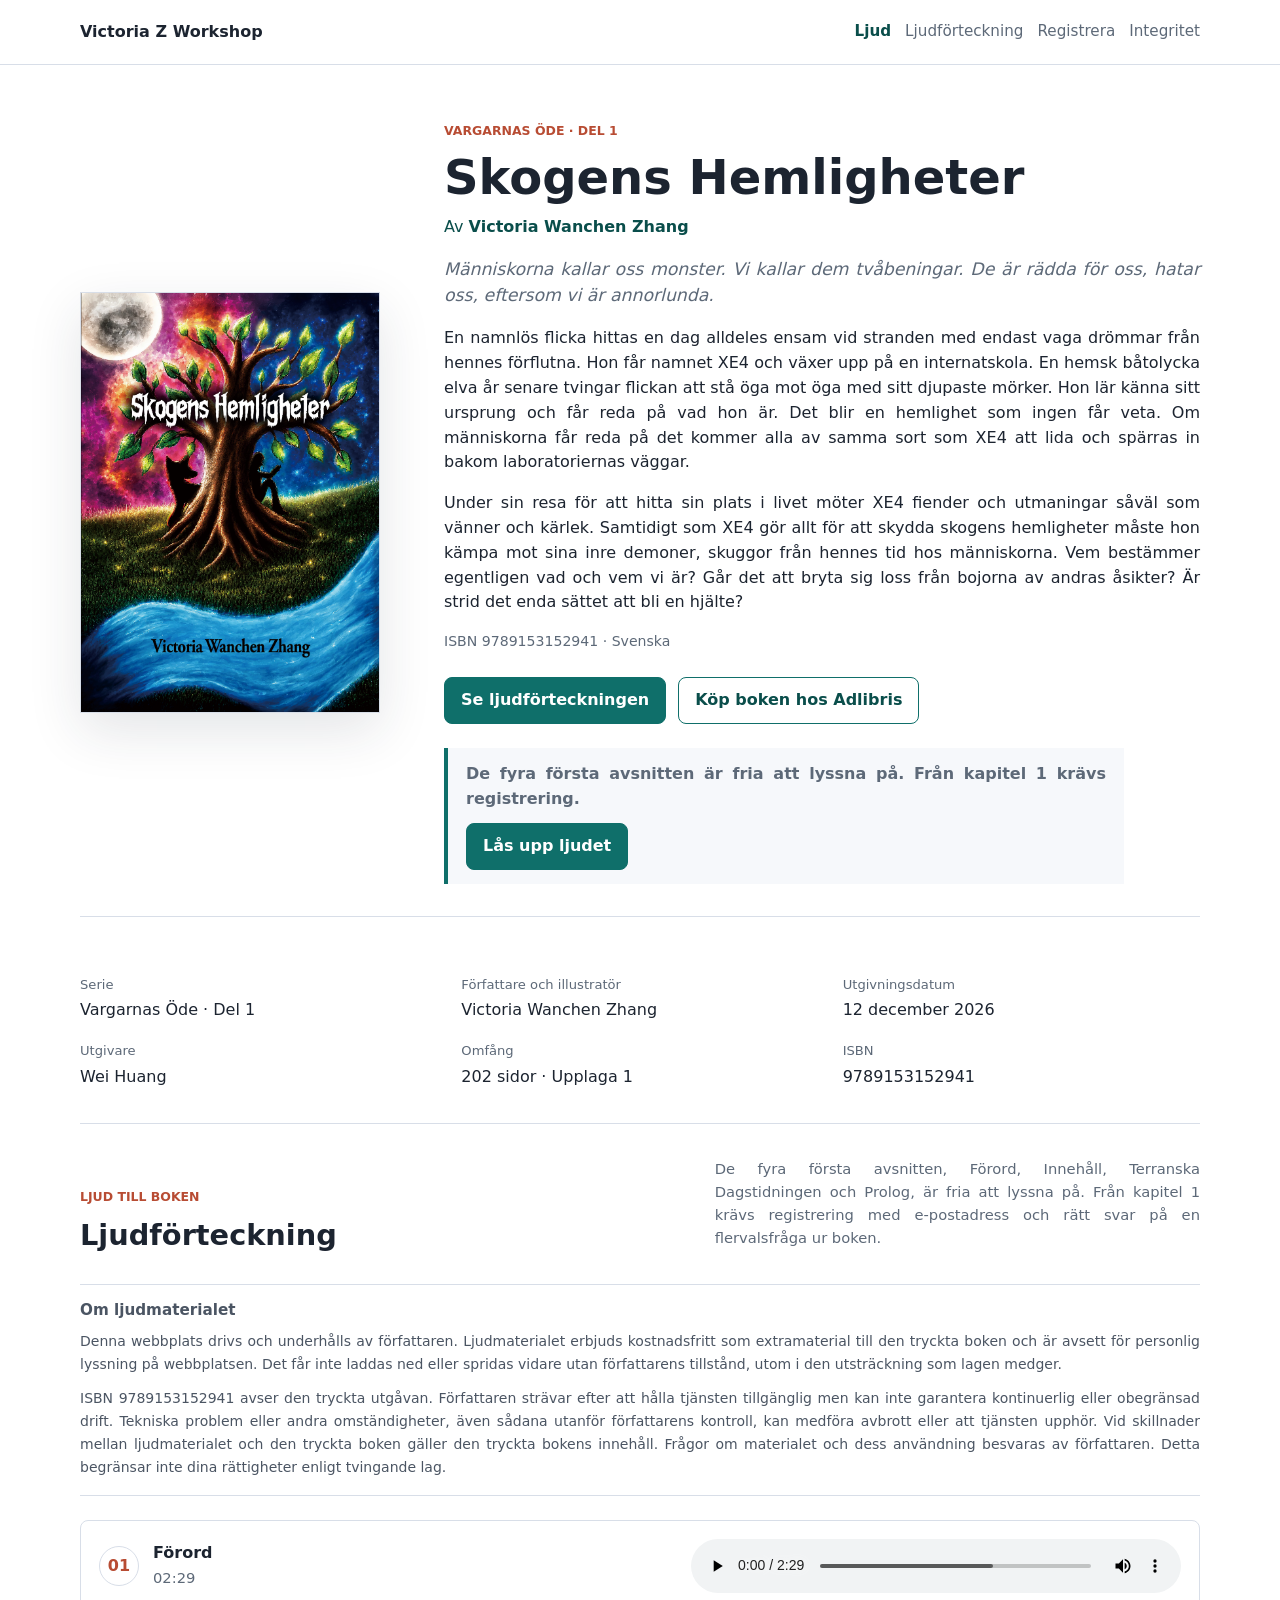
<file: index.html>
<!doctype html>
<html lang="sv">
  <head>
    <meta charset="utf-8">
    <meta name="viewport" content="width=device-width, initial-scale=1">
    <meta http-equiv="refresh" content="0; url=book-1/audio/">
    <title>Victoria Z Workshop</title>
    <link rel="canonical" href="book-1/audio/">
  </head>
  <body>
    <p><a href="book-1/audio/">Öppna ljudboksidan</a></p>
  </body>
</html>
</file>
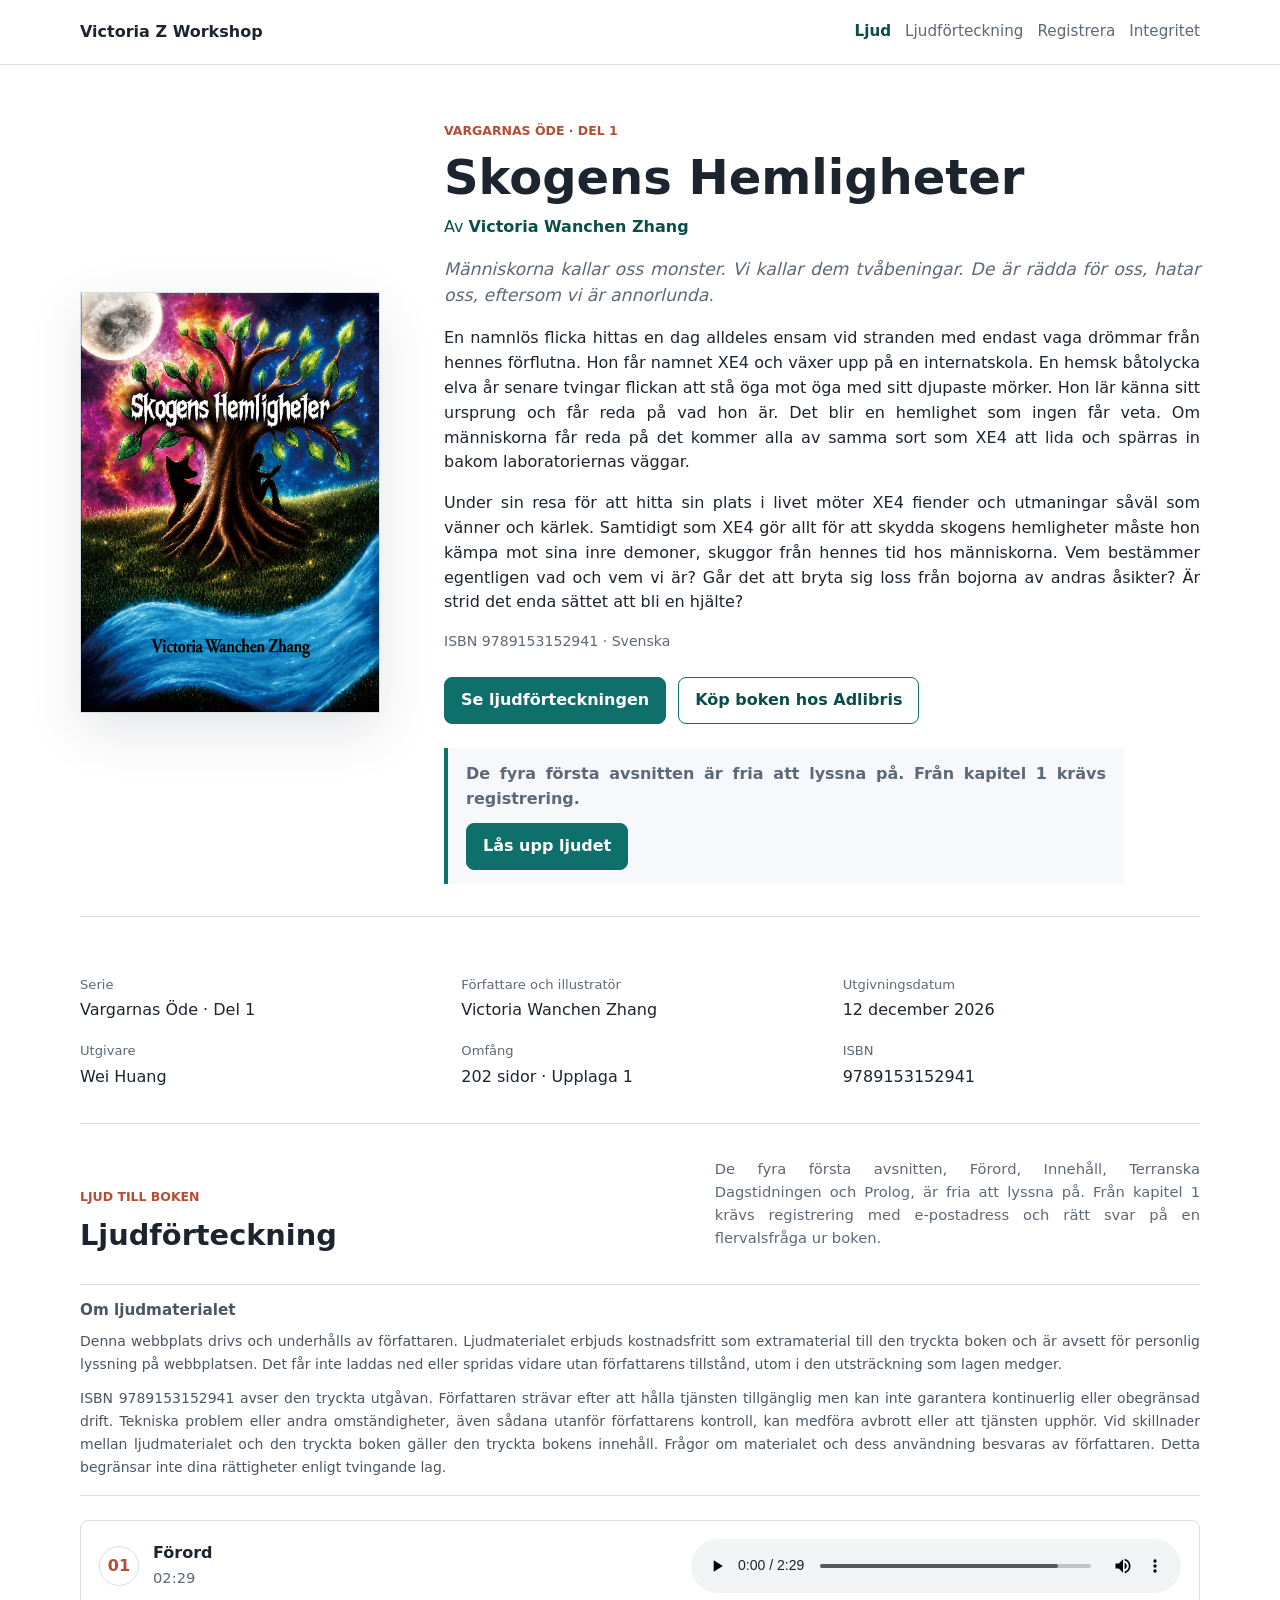
<file: audio/index.html>
<!doctype html>
<html lang="sv">
  <head>
    <meta charset="utf-8">
    <meta name="viewport" content="width=device-width, initial-scale=1">
    <meta http-equiv="refresh" content="0; url=../book-1/audio/">
    <title>Victoria Z Workshop | Första boken</title>
    <link rel="canonical" href="../book-1/audio/">
  </head>
  <body>
    <p><a href="../book-1/audio/">Öppna ljudboksidan</a></p>
  </body>
</html>
</file>
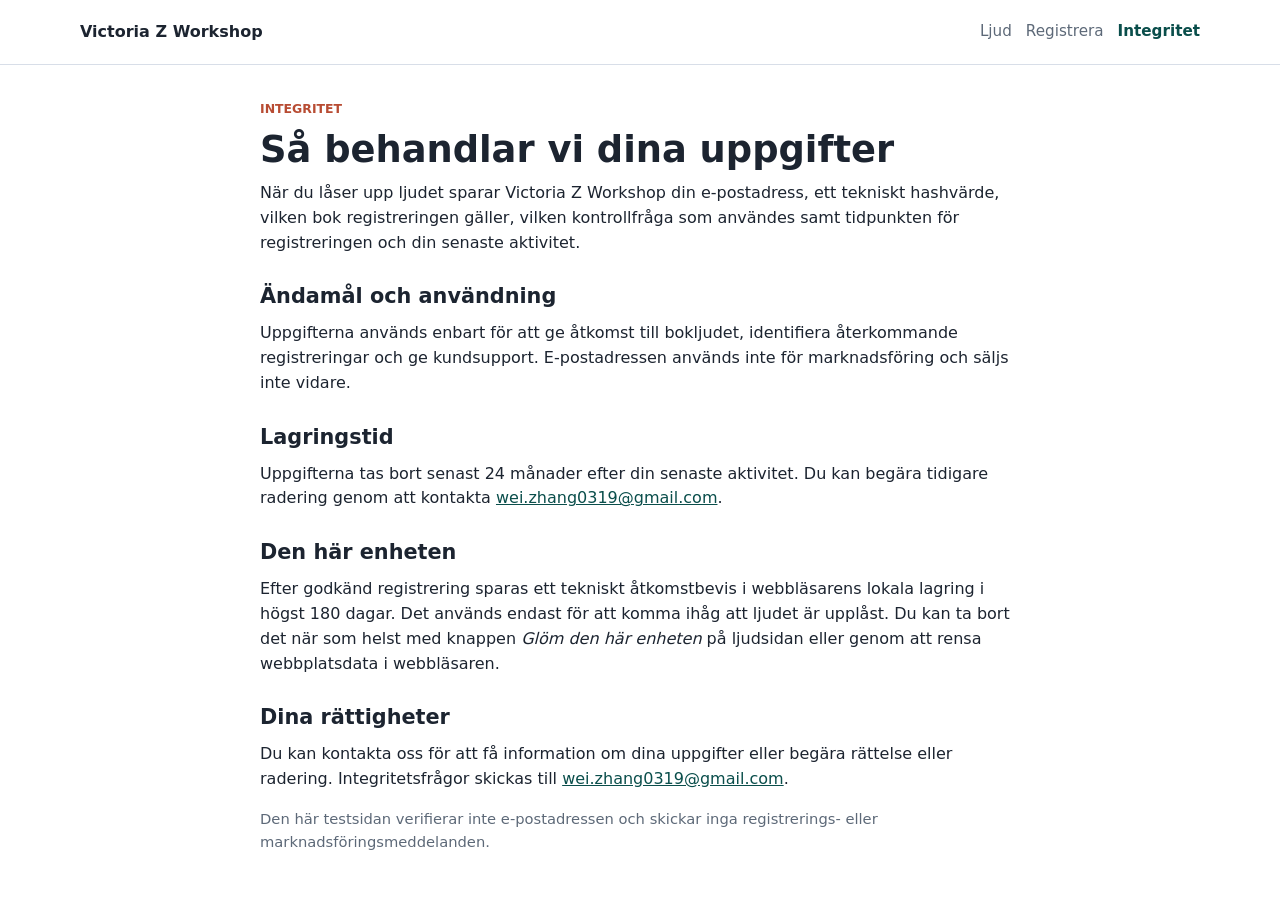
<file: privacy/index.html>
<!doctype html>
<html lang="sv">
  <head>
    <meta charset="utf-8">
    <meta name="viewport" content="width=device-width, initial-scale=1">
    <title>Integritet | Victoria Z Workshop</title>
    <meta name="description" content="Information om hur Victoria Z Workshop behandlar uppgifter för bokljudet.">
    <link rel="stylesheet" href="../assets/styles.css">
    <script src="../assets/site-config.js"></script>
    <script src="../assets/app.js" defer></script>
  </head>
  <body>
    <div class="site-shell">
      <header class="topbar">
        <div class="topbar__inner">
          <a class="brand" href="../book-1/audio/" data-site-name>Victoria Z Workshop</a>
          <nav class="nav" aria-label="Huvudnavigation">
            <a href="../book-1/audio/">Ljud</a>
            <a href="../book-1/register/">Registrera</a>
            <a href="./" aria-current="page">Integritet</a>
          </nav>
        </div>
      </header>

      <main class="narrow-main">
        <section class="section legal-copy">
          <p class="eyebrow">Integritet</p>
          <h1 class="page-title">Så behandlar vi dina uppgifter</h1>
          <p>När du låser upp ljudet sparar Victoria Z Workshop din e-postadress, ett tekniskt hashvärde, vilken bok registreringen gäller, vilken kontrollfråga som användes samt tidpunkten för registreringen och din senaste aktivitet.</p>
          <h2>Ändamål och användning</h2>
          <p>Uppgifterna används enbart för att ge åtkomst till bokljudet, identifiera återkommande registreringar och ge kundsupport. E-postadressen används inte för marknadsföring och säljs inte vidare.</p>
          <h2>Lagringstid</h2>
          <p>Uppgifterna tas bort senast 24 månader efter din senaste aktivitet. Du kan begära tidigare radering genom att kontakta <a href="#" data-privacy-link data-privacy-email>wei.zhang0319@gmail.com</a>.</p>
          <h2>Den här enheten</h2>
          <p>Efter godkänd registrering sparas ett tekniskt åtkomstbevis i webbläsarens lokala lagring i högst 180 dagar. Det används endast för att komma ihåg att ljudet är upplåst. Du kan ta bort det när som helst med knappen <em>Glöm den här enheten</em> på ljudsidan eller genom att rensa webbplatsdata i webbläsaren.</p>
          <h2>Dina rättigheter</h2>
          <p>Du kan kontakta oss för att få information om dina uppgifter eller begära rättelse eller radering. Integritetsfrågor skickas till <a href="#" data-privacy-link data-privacy-email>wei.zhang0319@gmail.com</a>.</p>
          <p class="fineprint">Den här testsidan verifierar inte e-postadressen och skickar inga registrerings- eller marknadsföringsmeddelanden.</p>
        </section>
      </main>
    </div>
  </body>
</html>
</file>
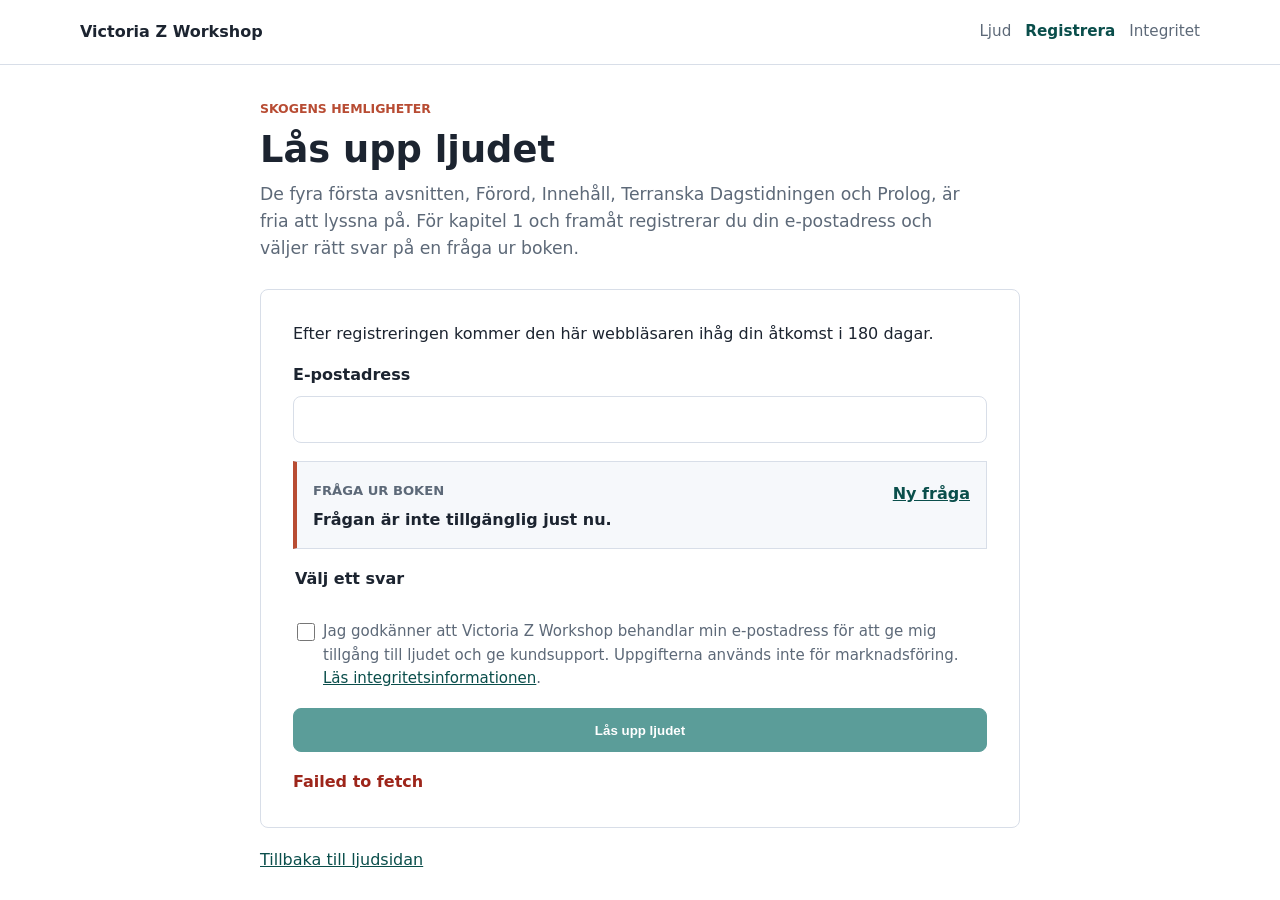
<file: register/index.html>
<!doctype html>
<html lang="sv">
  <head>
    <meta charset="utf-8">
    <meta name="viewport" content="width=device-width, initial-scale=1">
    <meta http-equiv="refresh" content="0; url=../book-1/register/">
    <title>Registrera | Victoria Z Workshop</title>
    <link rel="canonical" href="../book-1/register/">
  </head>
  <body>
    <p><a href="../book-1/register/">Öppna registreringen</a></p>
  </body>
</html>
</file>
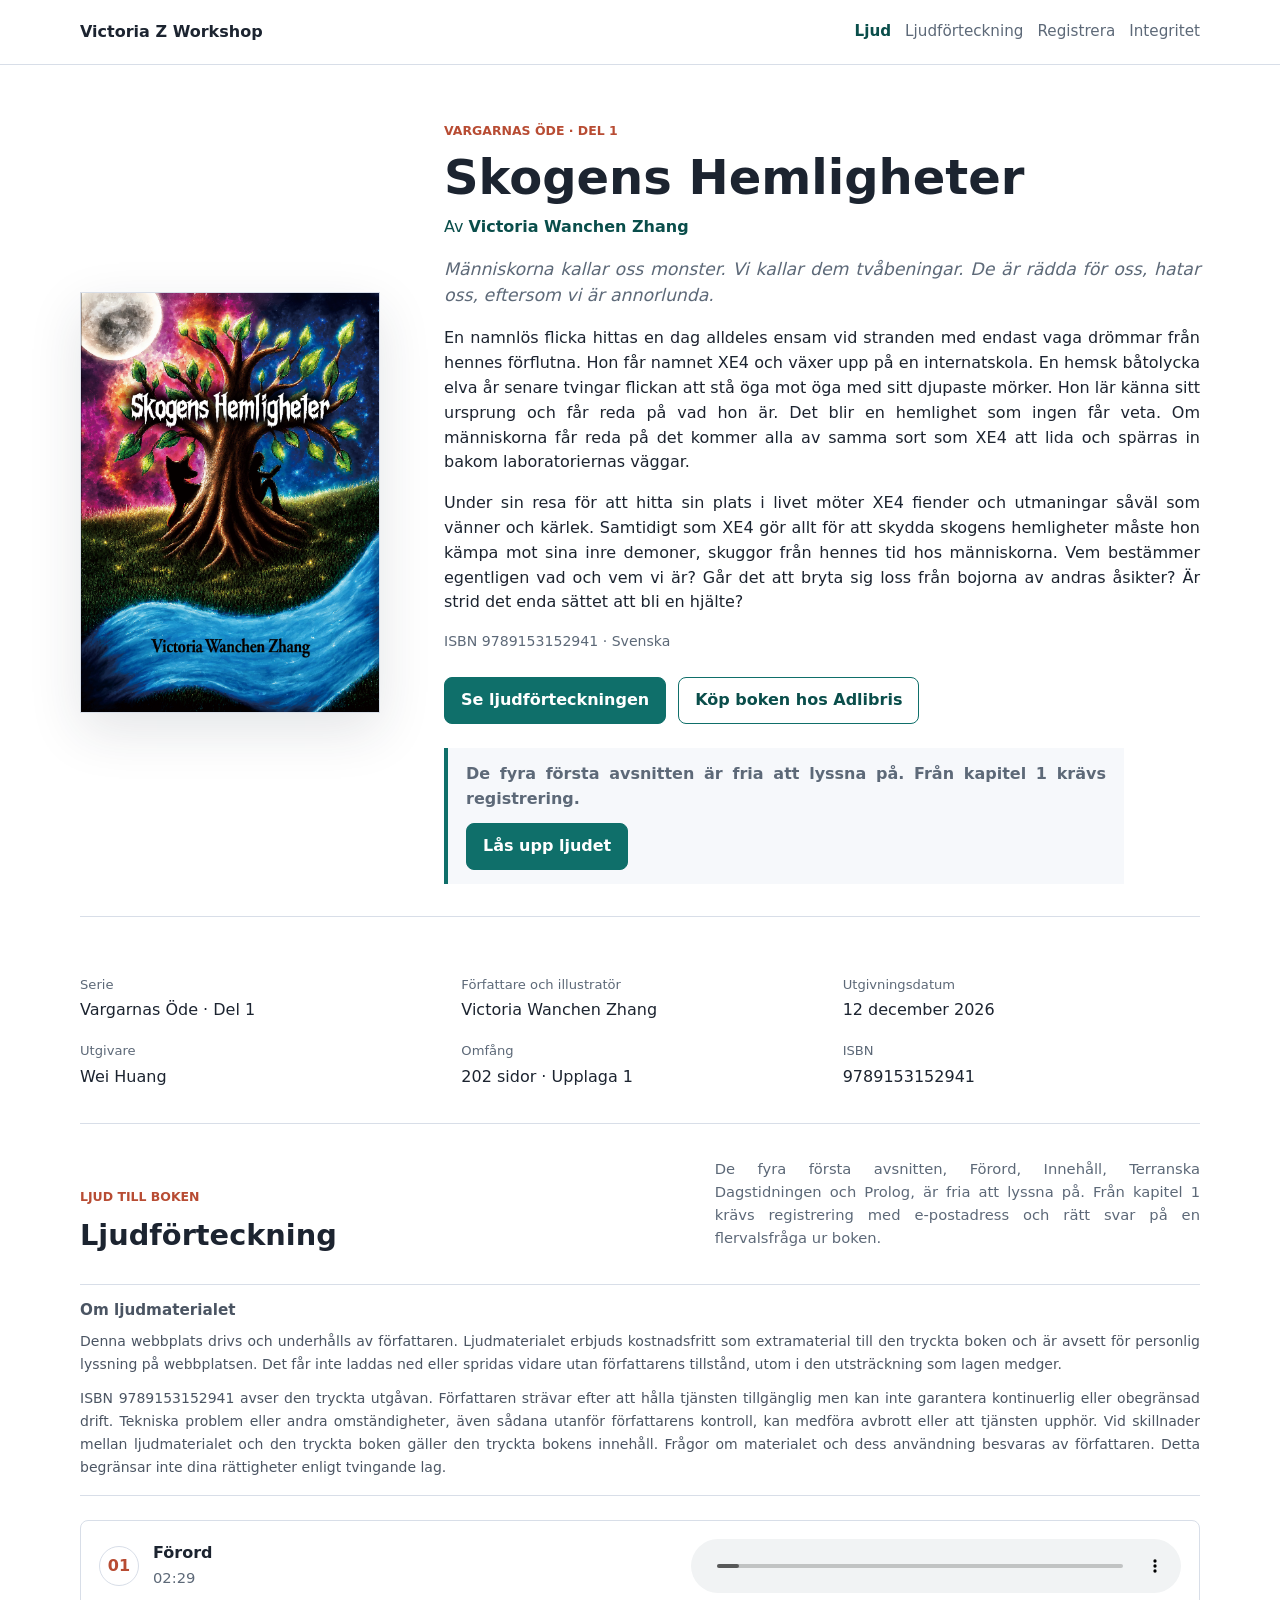
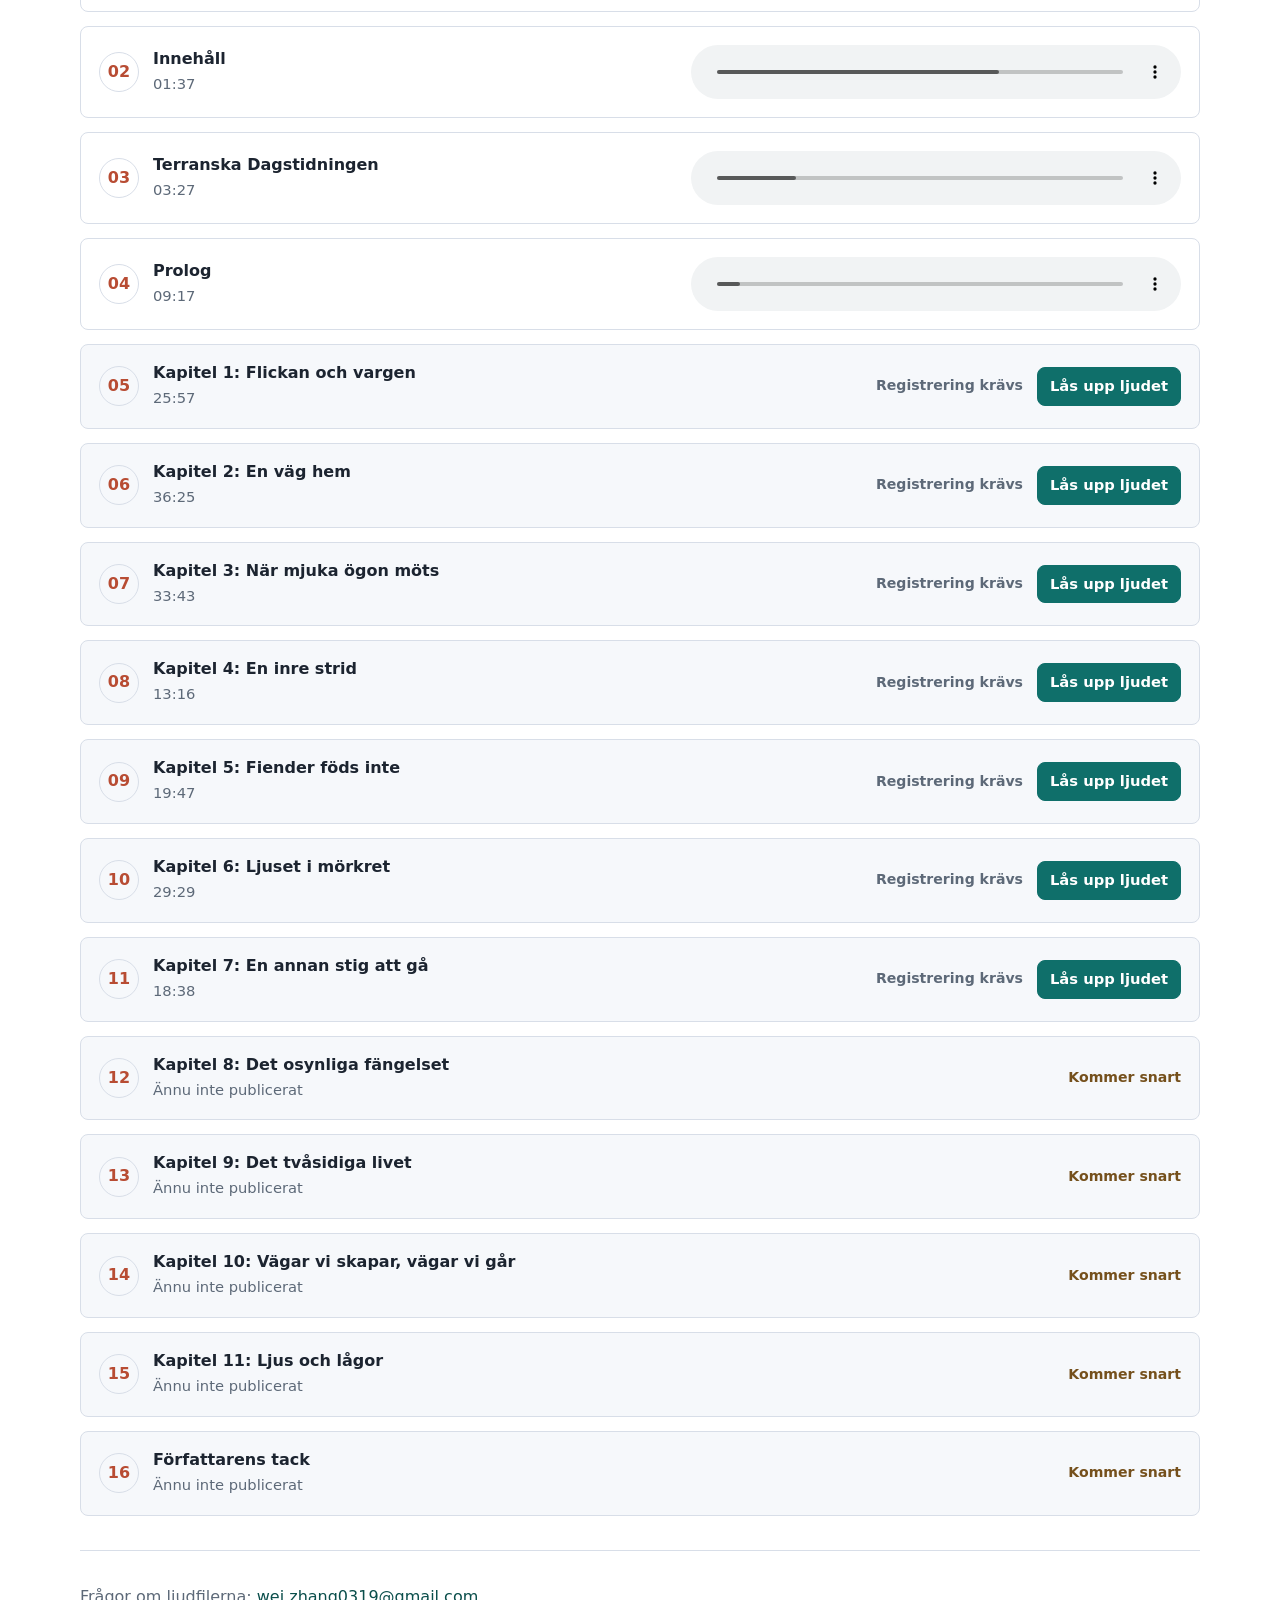
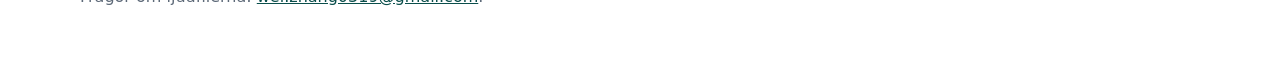
<file: book-1/audio/index.html>
<!doctype html>
<html lang="sv">
  <head>
    <meta charset="utf-8">
    <meta name="viewport" content="width=device-width, initial-scale=1">
    <title>Skogens Hemligheter | Victoria Z Workshop</title>
    <meta name="description" content="Skogens Hemligheter av Victoria Wanchen Zhang. Läs om boken, lyssna på ljudfilerna och köp boken hos Adlibris.">
    <meta property="og:title" content="Skogens Hemligheter | Victoria Z Workshop">
    <meta property="og:description" content="Ljud till Skogens Hemligheter av Victoria Wanchen Zhang. De fyra första avsnitten är fria att lyssna på.">
    <meta property="og:image" content="https://victoria-z-workshop.github.io/assets/skogens-hemligheter-cover.jpg">
    <meta property="og:type" content="book">
    <meta property="og:url" content="https://victoria-z-workshop.github.io/book-1/audio/">
    <link rel="canonical" href="https://victoria-z-workshop.github.io/book-1/audio/">
    <link rel="stylesheet" href="../../assets/styles.css">
    <script src="../../assets/site-config.js"></script>
    <script src="../../assets/app.js" defer></script>
  </head>
  <body>
    <div class="site-shell">
      <header class="topbar">
        <div class="topbar__inner">
          <a class="brand" href="../../" data-site-name>Victoria Z Workshop</a>
          <nav class="nav" aria-label="Huvudnavigation">
            <a href="./" aria-current="page">Ljud</a>
            <a href="#chapters">Ljudförteckning</a>
            <a href="../register/">Registrera</a>
            <a href="../../privacy/">Integritet</a>
          </nav>
        </div>
      </header>

      <main>
        <section class="hero">
          <img class="cover" src="../../assets/skogens-hemligheter-cover.jpg" srcset="../../assets/skogens-hemligheter-cover-small.jpg 285w, ../../assets/skogens-hemligheter-cover.jpg 1817w" sizes="(max-width: 860px) 220px, 300px" width="1817" height="2550" alt="Skogens Hemligheter av Victoria Wanchen Zhang" fetchpriority="high" data-cover-image>
          <div>
            <p class="eyebrow">Vargarnas Öde · Del 1</p>
            <h1 data-book-title>Skogens Hemligheter</h1>
            <p class="author-line">Av <strong data-author-name>Victoria Wanchen Zhang</strong></p>
            <div class="description-body">
              <p class="lede book-quote"><em>Människorna kallar oss monster. Vi kallar dem tvåbeningar. De är rädda för oss, hatar oss, eftersom vi är annorlunda.</em></p>
              <p>En namnlös flicka hittas en dag alldeles ensam vid stranden med endast vaga drömmar från hennes förflutna. Hon får namnet XE4 och växer upp på en internatskola. En hemsk båtolycka elva år senare tvingar flickan att stå öga mot öga med sitt djupaste mörker. Hon lär känna sitt ursprung och får reda på vad hon är. Det blir en hemlighet som ingen får veta. Om människorna får reda på det kommer alla av samma sort som XE4 att lida och spärras in bakom laboratoriernas väggar.</p>
              <p>Under sin resa för att hitta sin plats i livet möter XE4 fiender och utmaningar såväl som vänner och kärlek. Samtidigt som XE4 gör allt för att skydda skogens hemligheter måste hon kämpa mot sina inre demoner, skuggor från hennes tid hos människorna. Vem bestämmer egentligen vad och vem vi är? Går det att bryta sig loss från bojorna av andras åsikter? Är strid det enda sättet att bli en hjälte?</p>
            </div>
            <p class="book-isbn">ISBN <span data-book-isbn>9789153152941</span> · Svenska</p>
            <div class="actions">
              <a class="button" href="#chapters">Se ljudförteckningen</a>
              <a class="button button--secondary" href="https://www.adlibris.com/sv/bok/skogens-hemligheter-9789153152941" target="_blank" rel="noopener noreferrer" data-purchase-link>Köp boken hos Adlibris</a>
            </div>
            <div class="access-panel" aria-live="polite">
              <p class="form-status" data-access-summary>De fyra första avsnitten är fria att lyssna på. Från kapitel 1 krävs registrering.</p>
              <div class="actions actions--compact">
                <a class="button" href="../register/" data-unlock-link hidden>Lås upp ljudet</a>
                <button class="button button--secondary" type="button" data-forget-access hidden>Glöm den här enheten</button>
              </div>
            </div>
          </div>
        </section>

        <section class="section book-information" aria-label="Om boken">
          <dl class="book-facts">
            <div><dt>Serie</dt><dd>Vargarnas Öde · Del 1</dd></div>
            <div><dt>Författare och illustratör</dt><dd>Victoria Wanchen Zhang</dd></div>
            <div><dt>Utgivningsdatum</dt><dd><time datetime="2026-12-12">12 december 2026</time></dd></div>
            <div><dt>Utgivare</dt><dd>Wei Huang</dd></div>
            <div><dt>Omfång</dt><dd>202 sidor · Upplaga 1</dd></div>
            <div><dt>ISBN</dt><dd>9789153152941</dd></div>
          </dl>
        </section>

        <section class="section" id="chapters">
          <div class="section-heading">
            <div>
              <p class="eyebrow">Ljud till boken</p>
              <h2>Ljudförteckning</h2>
            </div>
            <p class="fineprint">De fyra första avsnitten, Förord, Innehåll, Terranska Dagstidningen och Prolog, är fria att lyssna på. Från kapitel 1 krävs registrering med e-postadress och rätt svar på en flervalsfråga ur boken.</p>
          </div>
          <aside class="audio-information" aria-labelledby="audio-information-title">
            <h3 id="audio-information-title">Om ljudmaterialet</h3>
            <p>Denna webbplats drivs och underhålls av författaren. Ljudmaterialet erbjuds kostnadsfritt som extramaterial till den tryckta boken och är avsett för personlig lyssning på webbplatsen. Det får inte laddas ned eller spridas vidare utan författarens tillstånd, utom i den utsträckning som lagen medger.</p>
            <p>ISBN 9789153152941 avser den tryckta utgåvan. Författaren strävar efter att hålla tjänsten tillgänglig men kan inte garantera kontinuerlig eller obegränsad drift. Tekniska problem eller andra omständigheter, även sådana utanför författarens kontroll, kan medföra avbrott eller att tjänsten upphör. Vid skillnader mellan ljudmaterialet och den tryckta boken gäller den tryckta bokens innehåll. Frågor om materialet och dess användning besvaras av författaren. Detta begränsar inte dina rättigheter enligt tvingande lag.</p>
          </aside>
          <div class="chapter-list" data-chapter-list></div>
          <noscript><p>Aktivera JavaScript för att visa hela ljudförteckningen.</p></noscript>
        </section>
      </main>

      <footer class="footer">
        <p>Frågor om ljudfilerna: <a href="#" data-feedback-link data-feedback-email>wei.zhang0319@gmail.com</a>.</p>
      </footer>
    </div>
  </body>
</html>
</file>
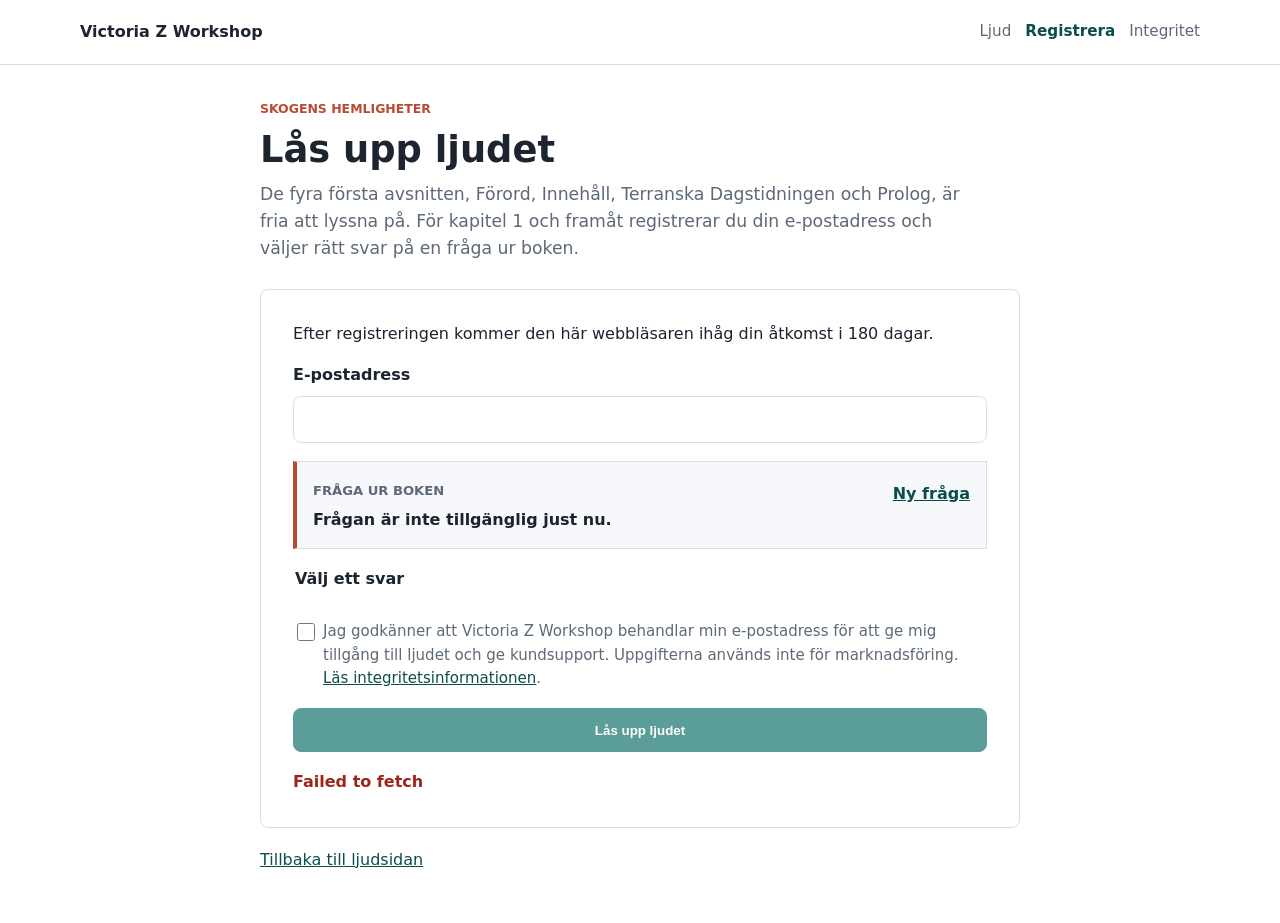
<file: book-1/register/index.html>
<!doctype html>
<html lang="sv">
  <head>
    <meta charset="utf-8">
    <meta name="viewport" content="width=device-width, initial-scale=1">
    <title>Registrera | Skogens Hemligheter | Victoria Z Workshop</title>
    <meta name="description" content="Registrera din e-postadress för publicerade ljudavsnitt till Skogens Hemligheter.">
    <link rel="stylesheet" href="../../assets/styles.css">
    <script src="../../assets/site-config.js"></script>
    <script src="../../assets/app.js" defer></script>
  </head>
  <body>
    <div class="site-shell">
      <header class="topbar">
        <div class="topbar__inner">
          <a class="brand" href="../audio/" data-site-name>Victoria Z Workshop</a>
          <nav class="nav" aria-label="Huvudnavigation">
            <a href="../audio/">Ljud</a>
            <a href="./" aria-current="page">Registrera</a>
            <a href="../../privacy/">Integritet</a>
          </nav>
        </div>
      </header>

      <main class="narrow-main">
        <section class="section">
          <p class="eyebrow" data-book-title>Skogens Hemligheter</p>
          <h1 class="page-title">Lås upp ljudet</h1>
          <p class="lede">De fyra första avsnitten, Förord, Innehåll, Terranska Dagstidningen och Prolog, är fria att lyssna på. För kapitel 1 och framåt registrerar du din e-postadress och väljer rätt svar på en fråga ur boken.</p>

          <div class="recording-notice" data-registration-pending role="status">
            <strong>Registreringen öppnar snart</strong>
            <p>Kontrollfrågorna ur boken förbereds. Du behöver inte lämna din e-postadress ännu. Välkommen tillbaka!</p>
          </div>

          <div class="panel registration-panel" data-registration-panel hidden>
            <p>Efter registreringen kommer den här webbläsaren ihåg din åtkomst i 180 dagar.</p>
            <form class="registration-form" data-registration-form novalidate>
              <div class="field">
                <label for="reader-email">E-postadress</label>
                <input id="reader-email" name="email" type="email" autocomplete="email" maxlength="254" required>
              </div>

              <div class="question-box">
                <div>
                  <span class="field-label">Fråga ur boken</span>
                  <p data-question-prompt>Frågan hämtas ...</p>
                </div>
                <button class="text-button" type="button" data-new-question>Ny fråga</button>
              </div>
              <input name="challenge" type="hidden">

              <fieldset class="answer-options">
                <legend>Välj ett svar</legend>
                <div data-question-options></div>
              </fieldset>

              <label class="checkbox">
                <input name="consent" type="checkbox" required>
                <span>Jag godkänner att Victoria Z Workshop behandlar min e-postadress för att ge mig tillgång till ljudet och ge kundsupport. Uppgifterna används inte för marknadsföring. <a href="../../privacy/">Läs integritetsinformationen</a>.</span>
              </label>

              <button class="button" type="submit" data-registration-submit disabled>Lås upp ljudet</button>
              <p class="form-status" data-registration-status aria-live="polite"></p>
            </form>
          </div>
          <p class="back-link"><a href="../audio/">Tillbaka till ljudsidan</a></p>
        </section>
      </main>
    </div>
  </body>
</html>
</file>
<file: assets/styles.css>
:root {
  color-scheme: light;
  --ink: #1c2430;
  --muted: #5d6978;
  --line: #d8dee8;
  --paper: #ffffff;
  --panel: #f6f8fb;
  --accent: #0f6f6a;
  --accent-strong: #0a4e4b;
  --warm: #b84c33;
  --focus: #2f6fed;
  --shadow: 0 18px 50px rgba(29, 43, 61, 0.12);
}

* {
  box-sizing: border-box;
}

[hidden] {
  display: none !important;
}

body {
  margin: 0;
  background: var(--paper);
  color: var(--ink);
  font-family: Inter, ui-sans-serif, system-ui, -apple-system, BlinkMacSystemFont, "Segoe UI", sans-serif;
  line-height: 1.55;
}

a {
  color: var(--accent-strong);
}

img {
  display: block;
  max-width: 100%;
}

.site-shell {
  min-height: 100vh;
}

.topbar {
  border-bottom: 1px solid var(--line);
  background: rgba(255, 255, 255, 0.96);
  position: sticky;
  top: 0;
  z-index: 5;
  backdrop-filter: blur(14px);
}

.topbar__inner,
.section,
.footer {
  width: min(1120px, calc(100% - 32px));
  margin: 0 auto;
}

.topbar__inner {
  min-height: 64px;
  display: flex;
  align-items: center;
  justify-content: space-between;
  gap: 18px;
}

.brand {
  color: var(--ink);
  font-weight: 750;
  text-decoration: none;
}

.nav {
  display: flex;
  gap: 14px;
  flex-wrap: wrap;
  justify-content: flex-end;
}

.nav a {
  color: var(--muted);
  font-size: 0.95rem;
  text-decoration: none;
}

.nav a[aria-current="page"] {
  color: var(--accent-strong);
  font-weight: 700;
}

.hero {
  width: min(1120px, calc(100% - 32px));
  margin: 0 auto;
  padding: 56px 0 32px;
  display: grid;
  grid-template-columns: minmax(220px, 300px) minmax(0, 1fr);
  gap: clamp(28px, 5vw, 72px);
  align-items: center;
}

.cover {
  width: 100%;
  height: auto;
  aspect-ratio: 1817 / 2550;
  border: 1px solid var(--line);
  box-shadow: var(--shadow);
  background: #ffffff;
  object-fit: contain;
}

.eyebrow {
  color: var(--warm);
  font-size: 0.78rem;
  font-weight: 800;
  letter-spacing: 0;
  text-transform: uppercase;
}

h1,
h2,
h3,
p {
  margin-top: 0;
}

h1 {
  max-width: 780px;
  margin-bottom: 12px;
  font-size: 3rem;
  line-height: 1.04;
  letter-spacing: 0;
}

h2 {
  margin-bottom: 12px;
  font-size: 1.8rem;
  line-height: 1.15;
  letter-spacing: 0;
}

h3 {
  margin-bottom: 4px;
  font-size: 1rem;
  line-height: 1.25;
}

.lede {
  max-width: 700px;
  color: var(--muted);
  font-size: 1.08rem;
}

.author-line {
  color: var(--accent-strong);
  margin-bottom: 16px;
}

.book-isbn {
  color: var(--muted);
  font-size: 0.88rem;
}

.recording-notice {
  border-left: 4px solid #a56a19;
  background: #fff7e8;
  padding: 14px 18px;
  margin-top: 20px;
}

.recording-notice strong {
  color: #75501c;
}

.recording-notice p {
  margin: 6px 0 0;
}

.recording-note {
  padding-left: 14px;
  border-left: 3px solid #a56a19;
  color: var(--muted);
}

.book-information {
  border-top: 1px solid var(--line);
  border-bottom: 1px solid var(--line);
}

.description-body {
  max-width: 780px;
}

.description-body > p,
.section-heading > .fineprint,
.access-panel [data-access-summary],
.audio-information > p {
  text-align: justify;
  text-align-last: left;
  hyphens: auto;
}

.description-body > p {
  max-width: none;
}

.book-facts {
  display: grid;
  grid-template-columns: repeat(3, minmax(0, 1fr));
  gap: 18px 24px;
  margin: 24px 0 0;
}

.book-facts dt {
  color: var(--muted);
  font-size: 0.82rem;
}

.book-facts dd {
  margin: 3px 0 0;
  overflow-wrap: anywhere;
}

.actions {
  display: flex;
  gap: 12px;
  flex-wrap: wrap;
  margin-top: 24px;
}

.actions--compact {
  margin-top: 12px;
}

.button {
  min-height: 44px;
  display: inline-flex;
  align-items: center;
  justify-content: center;
  border: 1px solid var(--accent);
  border-radius: 8px;
  padding: 10px 16px;
  background: var(--accent);
  color: #ffffff;
  font-weight: 760;
  text-decoration: none;
  cursor: pointer;
}

.button:hover {
  background: var(--accent-strong);
}

.button:disabled {
  cursor: progress;
  opacity: 0.68;
}

.button--secondary {
  background: transparent;
  color: var(--accent-strong);
}

.button--secondary:hover {
  background: #e7f2f0;
}

.button--compact {
  min-height: 38px;
  padding: 7px 12px;
  font-size: 0.92rem;
}

.text-button {
  border: 0;
  padding: 4px 0;
  background: transparent;
  color: var(--accent-strong);
  font: inherit;
  font-weight: 740;
  text-decoration: underline;
  cursor: pointer;
}

.section {
  padding: 34px 0;
}

.section--split {
  display: grid;
  grid-template-columns: minmax(0, 1.15fr) minmax(300px, 0.85fr);
  gap: 28px;
  align-items: start;
}

.section-heading {
  display: grid;
  grid-template-columns: minmax(0, 1fr) minmax(280px, 0.8fr);
  gap: 28px;
  align-items: end;
  margin-bottom: 20px;
}

.narrow-main {
  width: min(760px, calc(100% - 32px));
  margin: 0 auto;
}

.narrow-main .section {
  width: 100%;
}

.page-title {
  font-size: 2.3rem;
}

.access-panel {
  max-width: 680px;
  margin-top: 24px;
  border-left: 4px solid var(--accent);
  padding: 14px 18px;
  background: var(--panel);
}

.access-panel .form-status {
  min-height: 0;
}

.panel {
  border: 1px solid var(--line);
  border-radius: 8px;
  background: #ffffff;
  padding: clamp(20px, 4vw, 32px);
}

.panel--soft {
  background: var(--panel);
}

.chapter-list {
  display: grid;
  gap: 14px;
}

.audio-information {
  margin-bottom: 24px;
  padding: 16px 0;
  border-top: 1px solid var(--line);
  border-bottom: 1px solid var(--line);
  color: #4b5563;
  font-size: 0.875rem;
  line-height: 1.65;
}

.audio-information h3 {
  margin-bottom: 10px;
  font-size: 0.95rem;
}

.audio-information p {
  max-width: none;
  margin-bottom: 10px;
  overflow-wrap: anywhere;
}

.audio-information p:last-child {
  margin-bottom: 0;
}

.chapter {
  border: 1px solid var(--line);
  border-radius: 8px;
  background: #ffffff;
  padding: 18px;
  display: grid;
  grid-template-columns: minmax(220px, 1fr) minmax(260px, 0.85fr);
  gap: 16px;
  align-items: center;
}

.chapter--locked {
  background: var(--panel);
}

.chapter__gate {
  display: flex;
  align-items: center;
  justify-content: flex-end;
  gap: 14px;
  min-width: 0;
}

.status-badge {
  color: var(--muted);
  font-size: 0.88rem;
  font-weight: 720;
}

.status-badge--upcoming {
  justify-self: end;
  color: #75501c;
}

.chapter__meta {
  display: flex;
  align-items: center;
  gap: 14px;
  min-width: 0;
}

.chapter__number {
  width: 40px;
  height: 40px;
  border: 1px solid var(--line);
  border-radius: 50%;
  display: inline-flex;
  align-items: center;
  justify-content: center;
  color: var(--warm);
  font-weight: 800;
  flex: 0 0 auto;
}

.chapter p {
  color: var(--muted);
  margin-bottom: 0;
  font-size: 0.92rem;
}

audio {
  width: 100%;
  min-width: 220px;
}

.text-link {
  white-space: nowrap;
  font-weight: 720;
  text-decoration: none;
}

.registration-form {
  display: grid;
  gap: 18px;
}

.registration-panel {
  margin-top: 28px;
}

.question-box {
  display: grid;
  grid-template-columns: minmax(0, 1fr) auto;
  gap: 18px;
  align-items: start;
  border: 1px solid var(--line);
  border-left: 4px solid var(--warm);
  padding: 16px;
  background: var(--panel);
}

.question-box p {
  margin: 5px 0 0;
  font-weight: 680;
}

.answer-options {
  min-width: 0;
  border: 0;
  padding: 0;
  margin: 0;
}

.answer-options legend {
  font-weight: 740;
  margin-bottom: 10px;
}

[data-question-options] {
  display: grid;
  gap: 10px;
}

.answer-option {
  display: grid;
  grid-template-columns: 20px minmax(0, 1fr);
  gap: 12px;
  align-items: start;
  min-height: 48px;
  border: 1px solid var(--line);
  border-radius: 6px;
  padding: 12px;
  cursor: pointer;
}

.answer-option:has(input:checked) {
  border-color: var(--accent);
  background: #e7f2f0;
}

.answer-option input {
  width: 18px;
  height: 18px;
  min-height: 18px;
  margin: 3px 0 0;
  accent-color: var(--accent);
}

.answer-option span {
  overflow-wrap: anywhere;
}

.field-label {
  color: var(--muted);
  font-size: 0.82rem;
  font-weight: 760;
  text-transform: uppercase;
}

.back-link {
  margin-top: 20px;
}

.legal-copy h2 {
  margin-top: 30px;
  font-size: 1.3rem;
}

.field,
.choice-group {
  display: grid;
  gap: 8px;
}

.field label,
.choice-group legend {
  color: var(--ink);
  font-weight: 740;
}

.choice-group {
  border: 0;
  padding: 0;
  margin: 0;
}

.segmented {
  display: grid;
  grid-template-columns: repeat(2, minmax(0, 1fr));
  border: 1px solid var(--line);
  border-radius: 8px;
  overflow: hidden;
}

.segmented label {
  min-height: 44px;
  display: flex;
  align-items: center;
  justify-content: center;
  gap: 8px;
  cursor: pointer;
}

.segmented input {
  accent-color: var(--accent);
}

input,
select {
  width: 100%;
  min-height: 44px;
  border: 1px solid var(--line);
  border-radius: 8px;
  padding: 10px 12px;
  background: #ffffff;
  color: var(--ink);
  font: inherit;
}

input:focus,
select:focus,
button:focus,
a:focus {
  outline: 3px solid rgba(47, 111, 237, 0.28);
  outline-offset: 2px;
}

.checkbox {
  display: grid;
  grid-template-columns: 20px minmax(0, 1fr);
  gap: 10px;
  align-items: start;
  color: var(--muted);
  font-size: 0.94rem;
}

.checkbox input {
  width: 18px;
  min-height: 18px;
  margin-top: 3px;
  accent-color: var(--accent);
}

.form-status {
  min-height: 24px;
  margin: 0;
  color: var(--muted);
  font-weight: 680;
}

.form-status[data-tone="success"] {
  color: #12633d;
}

.form-status[data-tone="error"] {
  color: #9d251a;
}

.form-status[data-tone="neutral"] {
  color: var(--muted);
}

.fineprint {
  color: var(--muted);
  font-size: 0.92rem;
}

.footer {
  padding: 34px 0 48px;
  color: var(--muted);
  border-top: 1px solid var(--line);
}

@media (max-width: 860px) {
  .hero,
  .section--split,
  .section-heading {
    grid-template-columns: 1fr;
  }

  .cover {
    width: min(220px, 65vw);
  }

  .chapter {
    grid-template-columns: 1fr;
  }

  .chapter__gate {
    justify-content: space-between;
  }

  audio {
    min-width: 0;
  }
}

@media (max-width: 560px) {
  .book-facts {
    grid-template-columns: 1fr 1fr;
  }
  h1 {
    font-size: 2.2rem;
    overflow-wrap: anywhere;
  }

  h2 {
    font-size: 1.5rem;
  }

  .status-badge--upcoming {
    justify-self: start;
  }
  .topbar__inner {
    align-items: flex-start;
    flex-direction: column;
    padding: 14px 0;
  }

  .nav {
    justify-content: flex-start;
  }

  .hero {
    padding-top: 34px;
  }

  .segmented {
    grid-template-columns: 1fr;
  }

  .question-box,
  .chapter__gate {
    grid-template-columns: 1fr;
    align-items: stretch;
  }

  .chapter__gate {
    display: grid;
  }

  .chapter__gate .button {
    width: 100%;
  }
}
</file>
